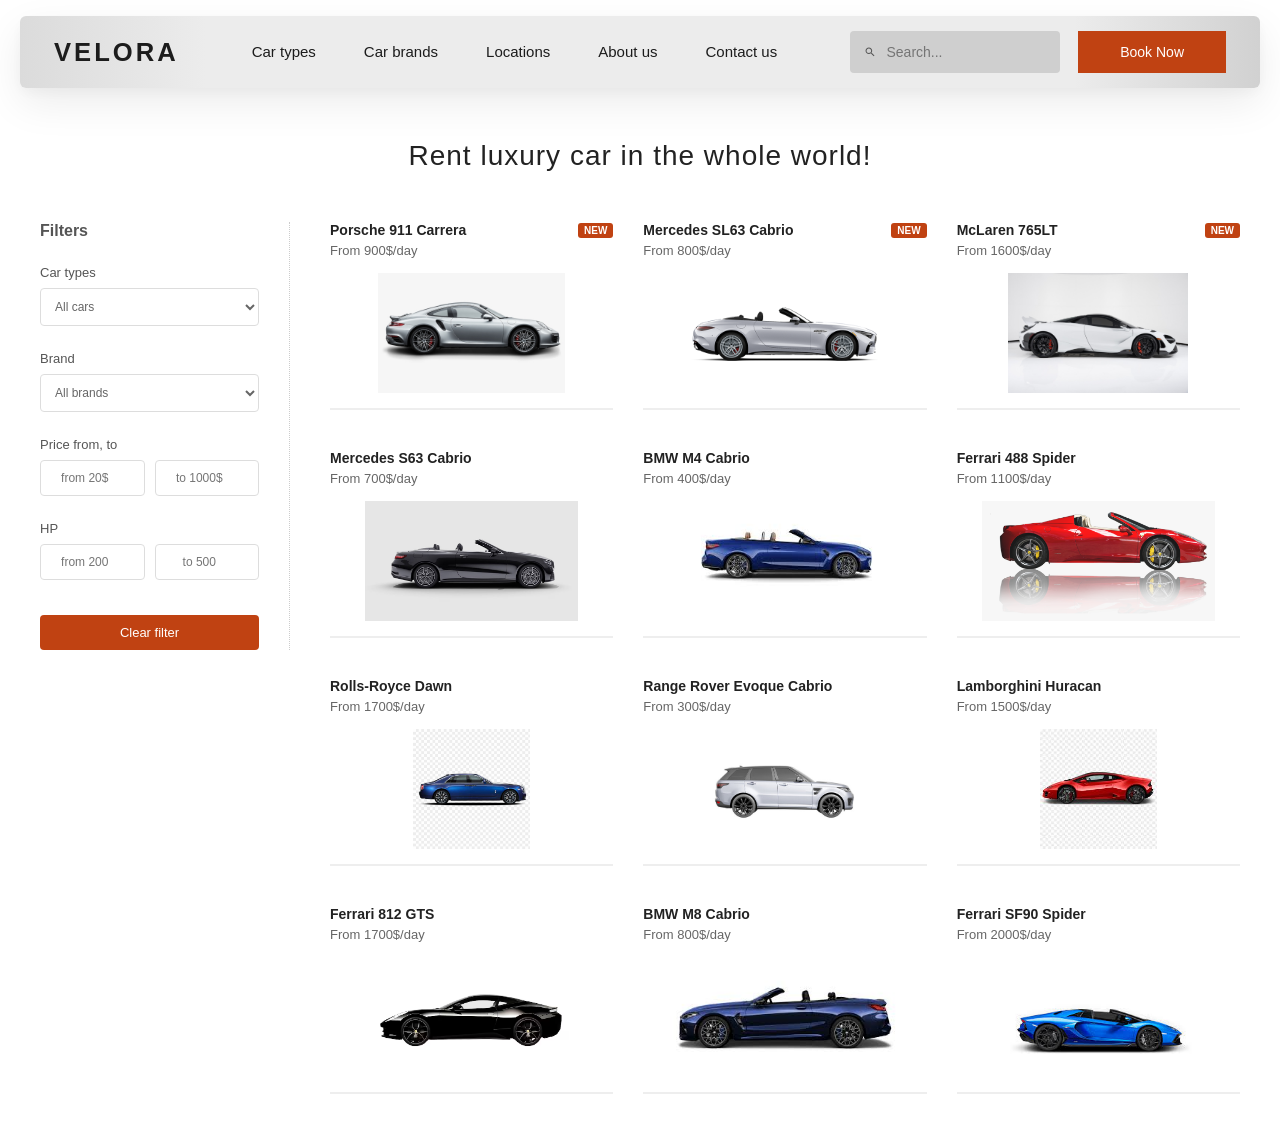
<file: AllCars/allcars.html>
<!DOCTYPE html>
<html lang="en">
<head>
    <meta charset="UTF-8">
    <meta name="viewport" content="width=device-width, initial-scale=1.0">
    <title>All Cars</title>
    <link rel="stylesheet" href="allcars.css">
    <link rel="icon" type="image/png" sizes="32x32" href="../LOGO/favicon_io/favicon-32x32.png">
    <script src="allcars.js" defer></script>
</head>
<body>
    <nav class="sticky-nav">
        <a href="../index.html" class="sticky-logo">Velora</a>
        <ul class="sticky-links">
            <li><a href="#">Car types</a></li>
            <li><a href="#">Car brands</a></li>
            <li><a href="#">Locations</a></li>
            <li><a href="../About/about.html">About us</a></li>
            <li><a href="../Contact/contact.html">Contact us</a></li>
        </ul>
        
        <div class="sticky-actions">
            <div class="sticky-search">
                <svg class="sticky-search-icon" viewBox="0 0 24 24"><path d="M15.5 14h-.79l-.28-.27C15.41 12.59 16 11.11 16 9.5 16 5.91 13.09 3 9.5 3S3 5.91 3 9.5 5.91 16 9.5 16c1.61 0 3.09-.59 4.23-1.57l.27.28v.79l5 4.99L20.49 19l-4.99-5zm-6 0C7.01 14 5 11.99 5 9.5S7.01 5 9.5 5 14 7.01 14 9.5 11.99 14 9.5 14z"/></svg>
                <input type="text" placeholder="Search...">
            </div>
            <button class="sticky-btn">Book Now</button>
        </div>

        <!-- ДОДАДЕНО: Бургер мени -->
    <div class="hamburger" id="hamburger">
        <span></span>
        <span></span>
        <span></span>
    </div>
    </nav>

    <header>
        <h1>Rent luxury car in the whole world!</h1>
    </header>

    <main class="container">
        <aside class="sidebar">
            <h2>Filters</h2>
            
            <div class="filter-group">
                <label>Car types</label>
                <select class="select-wrapper" id="car-type">
                    <option value="all">All cars</option>
                    <option value="cabrio">Cabrio</option>
                    <option value="coupe">Coupe</option>
                </select>
            </div>

            <div class="filter-group">
                <label>Brand</label>
                <select class="select-wrapper" id="car-brand">
                    <option value="all">All brands</option>
                    <option value="porsche">Porsche</option>
                    <option value="mercedes">Mercedes</option>
                    <option value="bmw">BMW</option>
                    <option value="ferrari">Ferrari</option>
                </select>
            </div>

            <div class="filter-group">
                <label>Price from, to</label>
                <div class="input-group">
                    <input type="number" placeholder="from 20$" id="price-from">
                    <input type="number" placeholder="to 1000$" id="price-to">
                </div>
            </div>

            <div class="filter-group">
                <label>HP</label>
                <div class="input-group">
                    <input type="number" placeholder="from 200" id="hp-from">
                    <input type="number" placeholder="to 500" id="hp-to">
                </div>
            </div>

            <button class="clear-btn" onclick="clearFilters()">Clear filter</button>
        </aside>

        <section class="car-grid" id="car-grid">
            </section>
    </main>
</body>
</html>
</file>
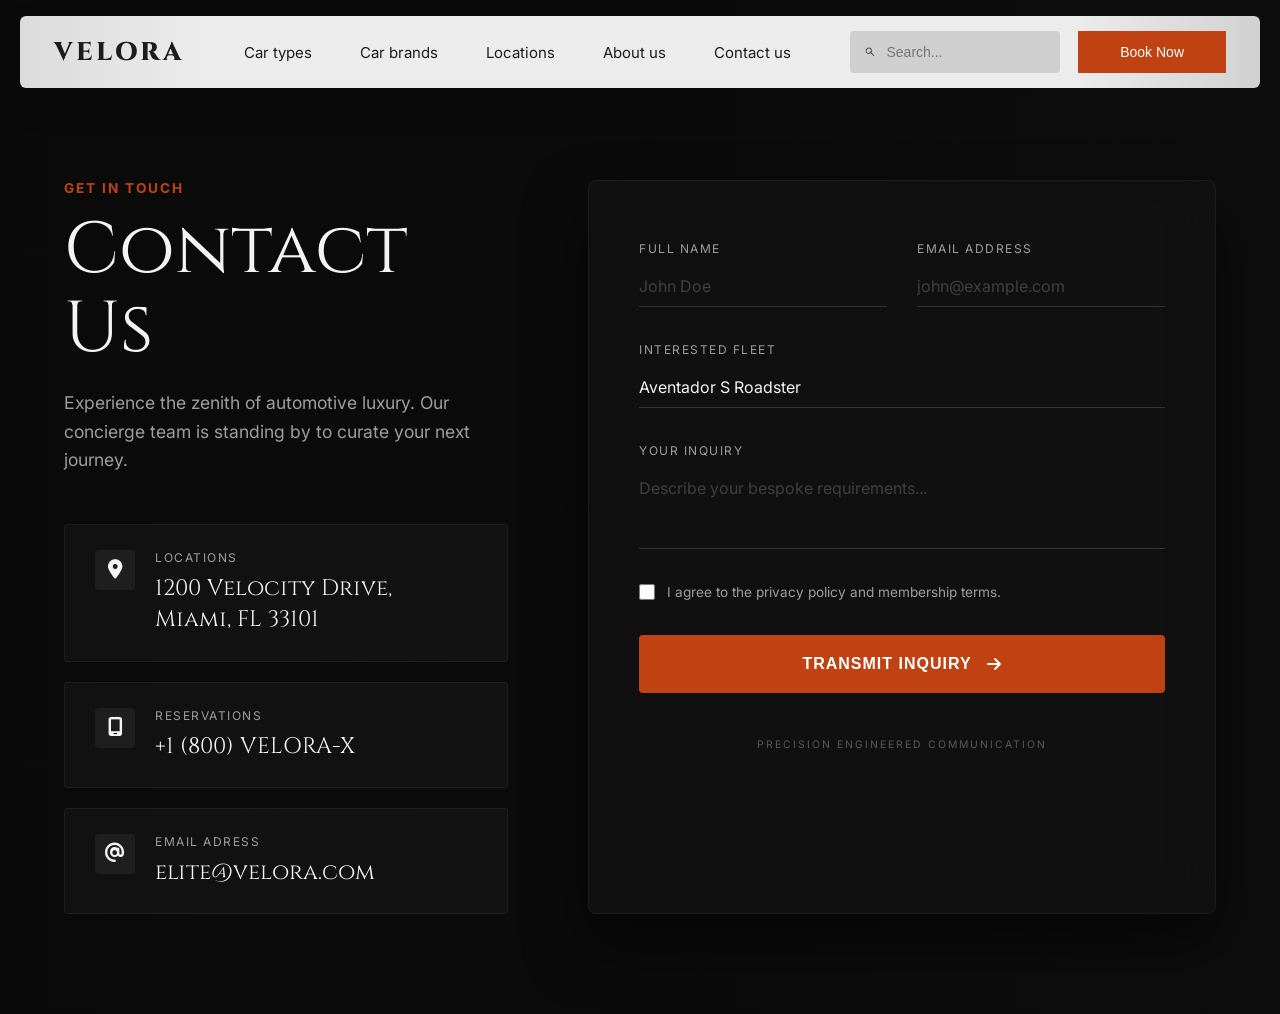
<file: Contact/contact.html>
<!DOCTYPE html>
<html lang="en">
<head>
    <meta charset="UTF-8">
    <meta name="viewport" content="width=device-width, initial-scale=1.0">
    <title>Velora - Contact Us</title>
    <link href="https://fonts.googleapis.com/css2?family=Cinzel:wght@400;700;800&family=Inter:wght@300;400;500;600&display=swap" rel="stylesheet">
    <link rel="stylesheet" href="https://cdnjs.cloudflare.com/ajax/libs/font-awesome/6.4.0/css/all.min.css">
    <link rel="icon" type="image/png" sizes="32x32" href="../LOGO/favicon_io/favicon-32x32.png">
    <link rel="stylesheet" href="contact.css">
    <script src="contact.js" defer></script>
</head>
<body>

   <nav class="sticky-nav">
        <a href="../index.html" class="sticky-logo">Velora</a>
        
        <ul class="sticky-links">
            <li><a href="#">Car types</a></li>
            <li><a href="#">Car brands</a></li>
            <li><a href="#">Locations</a></li>
            <li><a href="../About/about.html">About us</a></li>
            <li><a href="#">Contact us</a></li>
        </ul>
        
        <div class="sticky-actions">
            <div class="sticky-search">
                <svg class="sticky-search-icon" viewBox="0 0 24 24"><path d="M15.5 14h-.79l-.28-.27C15.41 12.59 16 11.11 16 9.5 16 5.91 13.09 3 9.5 3S3 5.91 3 9.5 5.91 16 9.5 16c1.61 0 3.09-.59 4.23-1.57l.27.28v.79l5 4.99L20.49 19l-4.99-5zm-6 0C7.01 14 5 11.99 5 9.5S7.01 5 9.5 5 14 7.01 14 9.5 14z"/></svg>
                <input type="text" placeholder="Search...">
            </div>
            <button class="sticky-btn">Book Now</button>
        </div>
        
        <!-- Бургер копче (Кое анимира во 'X' кога е отворено) -->
        <div class="burger-menu" id="burgerToggle">
            <div class="bar"></div>
            <div class="bar"></div>
            <div class="bar"></div>
        </div>
    </nav>

    <section class="contact-section">
        <div class="contact-overlay"></div>
        <div class="contact-container">
            
            <div class="contact-info animate-on-scroll fade-right">
                <span class="accent-subtitle">GET IN TOUCH</span>
                <h1 class="contact-title">Contact Us</h1>
                <p class="contact-description">
                    Experience the zenith of automotive luxury. Our concierge team is standing by to curate your next journey.
                </p>

                <div class="info-cards">
                    <div class="info-card animate-on-scroll fade-up delay-1">
                        <div class="card-icon"><i class="fa-solid fa-location-dot"></i></div>
                        <div class="card-text">
                            <span class="card-label">Locations</span>
                            <p>1200 Velocity Drive,<br>Miami, FL 33101</p>
                        </div>
                    </div>
                    
                    <div class="info-card animate-on-scroll fade-up delay-2">
                        <div class="card-icon"><i class="fa-solid fa-mobile-screen"></i></div>
                        <div class="card-text">
                            <span class="card-label">RESERVATIONS</span>
                            <p>+1 (800) VELORA-X</p>
                        </div>
                    </div>

                    <div class="info-card animate-on-scroll fade-up delay-3">
                        <div class="card-icon"><i class="fa-solid fa-at"></i></div>
                        <div class="card-text">
                            <span class="card-label">EMAIL ADRESS</span>
                            <p>elite@velora.com</p>
                        </div>
                    </div>
                </div>
            </div>

            <div class="contact-form-wrapper animate-on-scroll fade-left">
                <form class="contact-form">
                    <div class="form-row">
                        <div class="form-group">
                            <label>FULL NAME</label>
                            <input type="text" placeholder="John Doe">
                        </div>
                        <div class="form-group">
                            <label>EMAIL ADDRESS</label>
                            <input type="email" placeholder="john@example.com">
                        </div>
                    </div>

                    <div class="form-group">
                        <label>INTERESTED FLEET</label>
                        <select>
                            <option>Aventador S Roadster</option>
                            <option>Ferrari F8 Tributo</option>
                            <option>Rolls-Royce Cullinan</option>
                            <option>Porsche 911 GT3</option>
                        </select>
                    </div>

                    <div class="form-group">
                        <label>YOUR INQUIRY</label>
                        <textarea rows="3" placeholder="Describe your bespoke requirements..."></textarea>
                    </div>

                    <div class="form-checkbox">
                        <input type="checkbox" id="privacy-policy">
                        <label for="privacy-policy">I agree to the privacy policy and membership terms.</label>
                    </div>

                    <button type="submit" class="submit-btn">
                        TRANSMIT INQUIRY <i class="fa-solid fa-arrow-right"></i>
                    </button>

                    <p class="form-footer">PRECISION ENGINEERED COMMUNICATION</p>
                </form>
            </div>

        </div>
    </section>


</body>
</html>
</file>
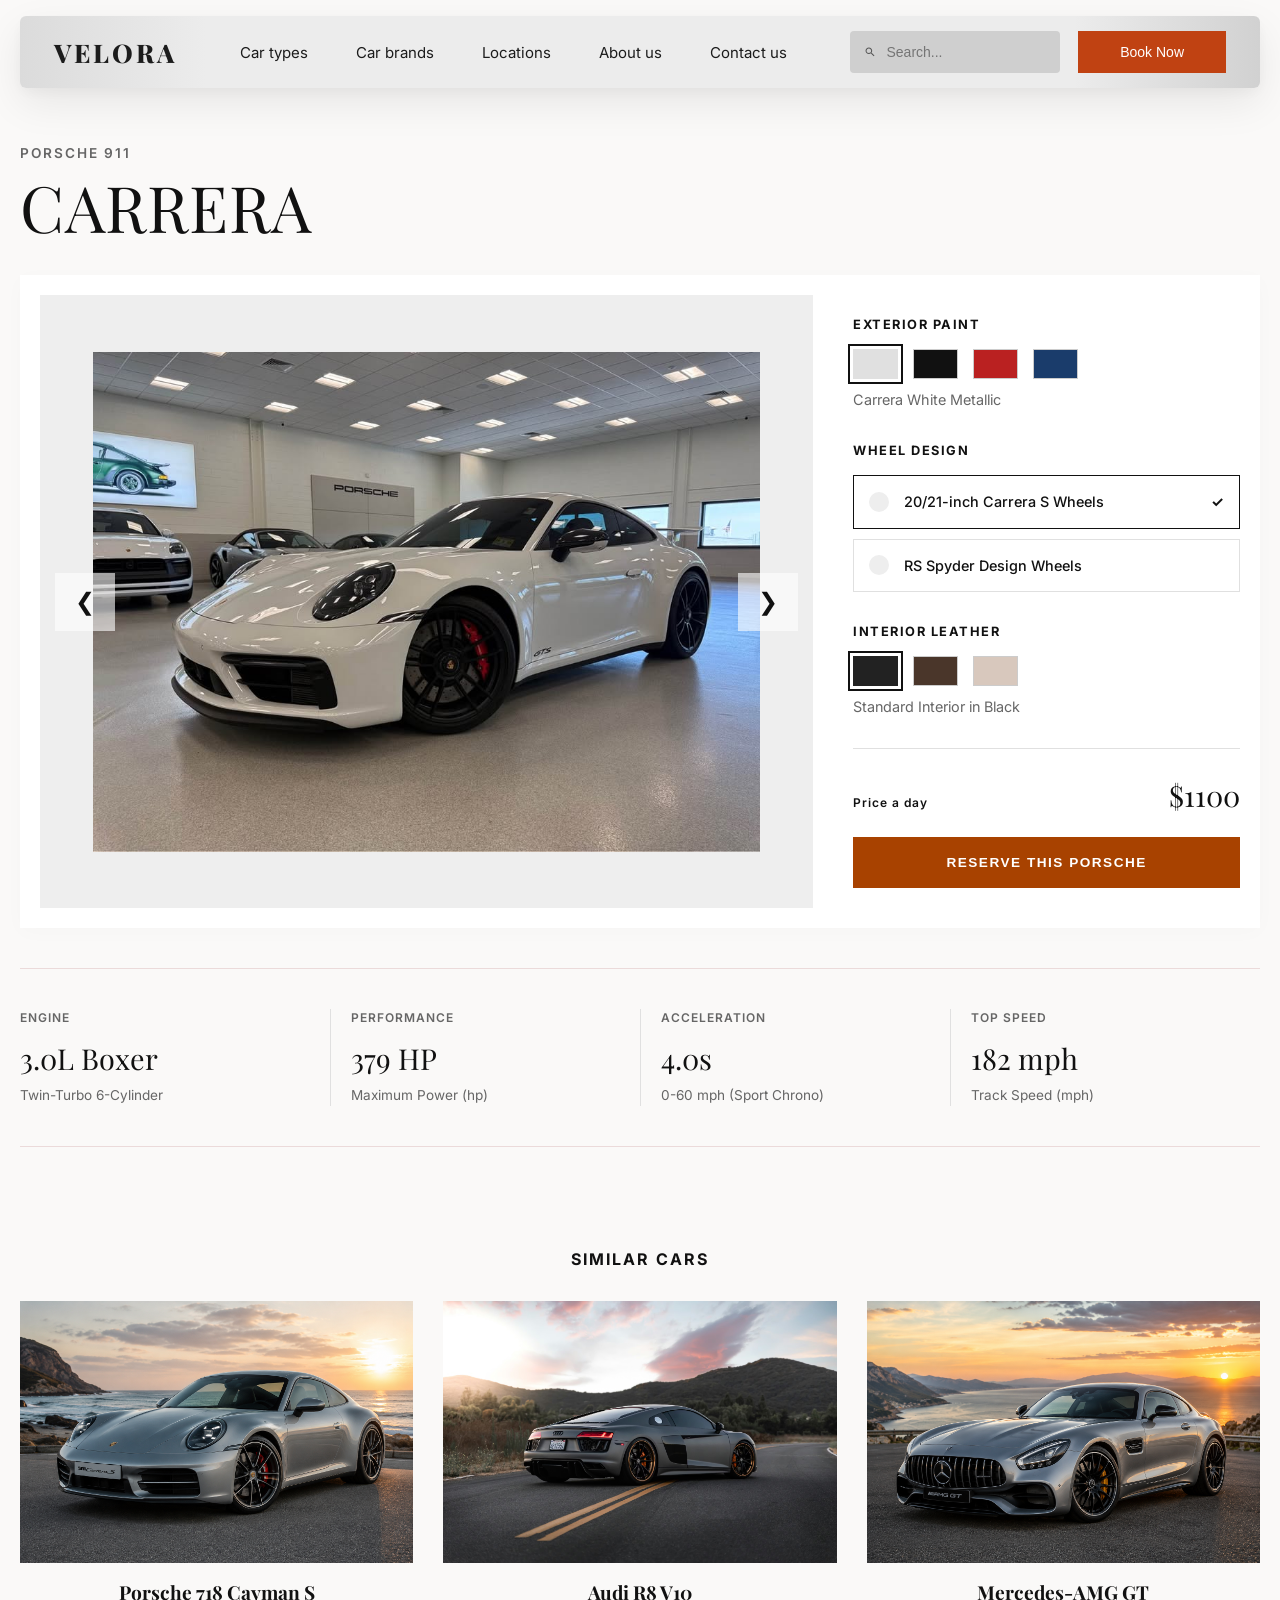
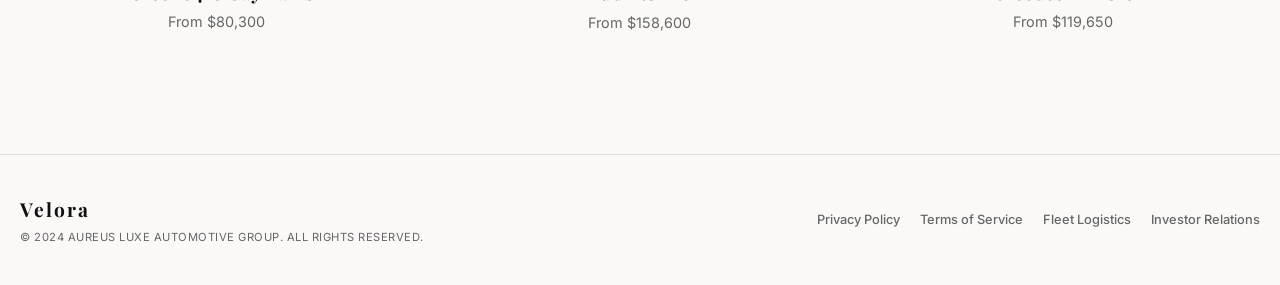
<file: Porsche911Carrera/porse911.html>
<!DOCTYPE html>
<html lang="en">
<head>
    <meta charset="UTF-8">
    <meta name="viewport" content="width=device-width, initial-scale=1.0">
    <title>Porsche 911 Carrera - Configurator</title>
    <link href="https://fonts.googleapis.com/css2?family=Playfair+Display:ital,wght@0,400;0,600;1,400&family=Inter:wght@300;400;500;600&display=swap" rel="stylesheet">
    <link rel="stylesheet" href="porse911.css">
    <link rel="icon" type="image/png" sizes="32x32" href="../LOGO/favicon_io/favicon-32x32.png">
    <script src="porse911.js" defer></script>
</head>
<body>

   <nav class="sticky-nav">
    <a href="../index.html" class="sticky-logo">Velora</a>
    <ul class="sticky-links">
        <li><a href="#">Car types</a></li>
        <li><a href="#">Car brands</a></li>
        <li><a href="#">Locations</a></li>
        <li><a href="../About/about.html">About us</a></li>
        <li><a href="../Contact/contact.html">Contact us</a></li>
    </ul>
    
    <div class="sticky-actions">
        <div class="sticky-search">
            <svg class="sticky-search-icon" viewBox="0 0 24 24"><path d="M15.5 14h-.79l-.28-.27C15.41 12.59 16 11.11 16 9.5 16 5.91 13.09 3 9.5 3S3 5.91 3 9.5 5.91 16 9.5 16c1.61 0 3.09-.59 4.23-1.57l.27.28v.79l5 4.99L20.49 19l-4.99-5zm-6 0C7.01 14 5 11.99 5 9.5S7.01 5 9.5 5 14 7.01 14 9.5 11.99 14 9.5 14z"/></svg>
            <input type="text" placeholder="Search...">
        </div>
        <button class="sticky-btn">Book Now</button>
    </div>
    
    <div class="hamburger" id="hamburger">
        <span></span>
        <span></span>
        <span></span>
    </div>
</nav>

    <main class="container">
        <header class="page-header">
            <span class="subtitle">PORSCHE 911</span>
            <h1 class="title">CARRERA</h1>
        </header>

        <section class="configurator">
            <div class="car-preview">
                <button class="arrow-btn prev-btn" id="prevBtn">&#10094;</button>
                <img src="Porsesliki/porseprva.jpg" alt="Porsche 911" id="mainCarImage">
                <button class="arrow-btn next-btn" id="nextBtn">&#10095;</button>
            </div>

            <div class="config-options">
                <div class="option-group">
                    <h3>EXTERIOR PAINT</h3>
                    <div class="color-swatches" id="exteriorColors">
                        <div class="swatch active" style="background-color: #e0e0e0;" data-color-name="Carrera White Metallic"></div>
                        <div class="swatch" style="background-color: #111111;" data-color-name="Black"></div>
                        <div class="swatch" style="background-color: #ba2121;" data-color-name="Guards Red"></div>
                        <div class="swatch" style="background-color: #1a3c6b;" data-color-name="Gentian Blue Metallic"></div>
                    </div>
                    <p class="selected-text" id="exteriorColorText">Carrera White Metallic</p>
                </div>

                <div class="option-group">
                    <h3>WHEEL DESIGN</h3>
                    <div class="wheel-options">
                        <div class="wheel-card active">
                            <div class="wheel-icon"></div>
                            <span>20/21-inch Carrera S Wheels</span>
                            <span class="check-icon">✓</span>
                        </div>
                        <div class="wheel-card">
                            <div class="wheel-icon"></div>
                            <span>RS Spyder Design Wheels</span>
                        </div>
                    </div>
                </div>

                <div class="option-group">
                    <h3>INTERIOR LEATHER</h3>
                    <div class="color-swatches" id="interiorColors">
                        <div class="swatch active" style="background-color: #222222;" data-color-name="Standard Interior in Black"></div>
                        <div class="swatch" style="background-color: #4a362a;" data-color-name="Truffle Brown Leather"></div>
                        <div class="swatch" style="background-color: #d8c8bd;" data-color-name="Mojave Beige Leather"></div>
                    </div>
                    <p class="selected-text" id="interiorColorText">Standard Interior in Black</p>
                </div>

                <div class="checkout-section">
                    <div class="price-row">
                        <span class="msrp">Price a day</span>
                        <span class="price">$1100</span>
                    </div>
                    <button class="reserve-btn">RESERVE THIS PORSCHE</button>
                </div>
            </div>
        </section>

        <section class="specifications">
            <div class="spec-item">
                <span class="spec-label">ENGINE</span>
                <span class="spec-value">3.0L Boxer</span>
                <span class="spec-desc">Twin-Turbo 6-Cylinder</span>
            </div>
            <div class="spec-item">
                <span class="spec-label">PERFORMANCE</span>
                <span class="spec-value">379 HP</span>
                <span class="spec-desc">Maximum Power (hp)</span>
            </div>
            <div class="spec-item">
                <span class="spec-label">ACCELERATION</span>
                <span class="spec-value">4.0s</span>
                <span class="spec-desc">0-60 mph (Sport Chrono)</span>
            </div>
            <div class="spec-item">
                <span class="spec-label">TOP SPEED</span>
                <span class="spec-value">182 mph</span>
                <span class="spec-desc">Track Speed (mph)</span>
            </div>
        </section>

        <section class="similar-cars">
            <h2 class="section-title">SIMILAR CARS</h2>
            <div class="cars-grid">
                <div class="car-card">
                    <img src="Porsesliki/ss.png">
                    <h4>Porsche 718 Cayman S</h4>
                    <p>From $80,300</p>
                </div>
                <div class="car-card">
                    <img src="Porsesliki/r8.avif" alt="Audi R8">
                    <h4>Audi R8 V10</h4>
                    <p>From $158,600</p>
                </div>
                <div class="car-card">
                    <img src="Porsesliki/merc.png" alt="AMG GT">
                    <h4>Mercedes-AMG GT</h4>
                    <p>From $119,650</p>
                </div>
            </div>
        </section>

    </main>

    <footer class="site-footer">
        <div class="footer-container">
            <div class="footer-brand">
                <h2>Velora</h2>
                <p>&copy; 2024 AUREUS LUXE AUTOMOTIVE GROUP. ALL RIGHTS RESERVED.</p>
            </div>
            <div class="footer-links">
                <a href="#">Privacy Policy</a>
                <a href="#">Terms of Service</a>
                <a href="#">Fleet Logistics</a>
                <a href="#">Investor Relations</a>
            </div>
        </div>
    </footer>

</body>
</html>
</file>
<file: AllCars/allcars.css>
* {
    margin: 0;
    padding: 0;
    box-sizing: border-box;
    font-family: 'Segoe UI', Tahoma, Geneva, Verdana, sans-serif;
}

body {
    background-color: #ffffff;
    color: #333;
    padding: 40px;
}

/* Наслов */
header {
    text-align: center;
    margin-bottom: 50px;
}

.sticky-nav {
    position: fixed;
    top: 16px;
    left: 50%;
    transform: translateX(-50%);
    width: calc(100% - 40px);
    max-width: 1370px;
    height: 72px;
    padding: 0 34px;
    display: flex;
    align-items: center;
    justify-content: space-between;
    background: linear-gradient(90deg, #dbdbdb 0%, #ececec 15%, #ececec 85%, #d1d1d1 100%);
    border-radius: 6px;
    z-index: 999999;
    opacity: 1;
    box-shadow: 0 15px 40px rgba(0,0,0,0.08), 0 5px 15px rgba(0,0,0,0.04);
    backdrop-filter: blur(10px);
}

.sticky-nav.active {
    top: 16px;
    opacity: 1;
}

.sticky-links {
    display: flex;
    align-items: center;
    gap: 48px;
    list-style: none;
}

.sticky-links a {
    text-decoration: none;
    color: #1c1c1c;
    font-size: 15px;
    position: relative;
    transition: color 0.3s ease;
}

.sticky-links a:hover {
    color: #c04212;
}

.sticky-links a::after {
    content: "";
    position: absolute;
    left: 0;
    bottom: -8px;
    width: 100%;
    height: 2px;
    background: #c04212;
    transform: scaleX(0);
    transform-origin: right;
    transition: transform 0.35s ease;
}

.sticky-links a:hover::after {
    transform: scaleX(1);
    transform-origin: left;
}

.sticky-actions {
    display: flex;
    align-items: center;
    gap: 18px;
}

.sticky-search {
    width: 210px;
    height: 42px;
    background: #cfcfcf;
    display: flex;
    align-items: center;
    padding: 0 14px;
    border-radius: 4px;
}

.sticky-search-icon {
    width: 14px;
    height: 14px;
    fill: #555;
    margin-right: 10px;
}

.sticky-search input {
    width: 100%;
    border: none;
    outline: none;
    background: transparent;
    color: #222;
    font-size: 14px;
}

.sticky-btn {
    height: 42px;
    padding: 0 42px;
    border: none;
    background: #c04212;
    color: #fff;
    font-size: 14px;
    cursor: pointer;
    transition: background 0.3s ease, transform 0.25s ease, box-shadow 0.3s ease;
}

.sticky-btn:hover {
    background: #a8370d;
    transform: translateY(-2px);
    box-shadow: 0 10px 25px rgba(192,66,18,0.25);
}
.nav-logo, .sticky-logo {
    font-size: 1.6rem;
    font-weight: 800;
    text-transform: uppercase;
    text-decoration: none;
    letter-spacing: 3px;
    font-family: var(--font-serif); 
    transition: color 0.3s ease;
}
.nav-logo {
    color: var(--text-light); 
}

.nav-logo:hover {
    color: var(--primary-color);
}

.sticky-logo {
    color: #1c1c1c; 
}

.sticky-logo:hover {
    color: var(--primary-color);
}
.sticky-links a {
    text-decoration: none;
    color: #1c1c1c;
    font-size: 15px;
    position: relative;
    transition: color 0.3s ease, transform 0.3s ease;
}

.sticky-links a:hover {
    color: #c04212;
    transform: translateY(-2px);
}

h1 {
    font-weight: 400;
    font-size: 28px;
    color: #222;
    letter-spacing: 1px;
    margin-top: 100px;
}

/* Главен контејнер */
.container {
    display: flex;
    max-width: 1400px;
    margin: 0 auto;
    gap: 40px;
}

/* Странично мени (Филтри) */
.sidebar {
    width: 250px;
    flex-shrink: 0;
    padding-right: 30px;
    border-right: 1px dotted #ccc;
    position: sticky;
    top: 20px;
    height: fit-content;
}

.sidebar h2 {
    font-size: 16px;
    font-weight: 600;
    margin-bottom: 25px;
    color: #555;
}

.filter-group {
    margin-bottom: 25px;
}

.filter-group label {
    display: block;
    font-size: 13px;
    margin-bottom: 8px;
    color: #555;
}

.select-wrapper, .input-group input {
    width: 100%;
    padding: 10px;
    border: 1px solid #ddd;
    border-radius: 4px;
    font-size: 12px;
    color: #666;
    outline: none;
    background-color: #fff;
}

.input-group {
    display: flex;
    gap: 10px;
}

.input-group input {
    width: 50%;
    text-align: center;
}

.clear-btn {
    background-color: #c04212;
    color: white;
    border: none;
    padding: 10px 20px;
    border-radius: 4px;
    cursor: pointer;
    font-size: 13px;
    font-weight: 500;
    transition: background-color 0.3s ease;
    width: 100%;
    margin-top: 10px;
}

.clear-btn:hover {
    background-color: #a0350d;
}

/* Мрежа со автомобили */
.car-grid {
    display: grid;
    grid-template-columns: repeat(auto-fill, minmax(280px, 1fr));
    gap: 40px 30px;
    width: 100%;
}

/* Картичка за автомобил */
.car-card {
    display: flex;
    flex-direction: column;
    padding-bottom: 15px;
    border-bottom: 2px solid #eee;
    transition: border-bottom-color 0.3s ease, transform 0.3s ease;
    cursor: pointer;
    background: #fff;
}

.car-card:hover {
    border-bottom-color: #c04212;
    transform: translateY(-5px);
}

.car-header {
    display: flex;
    justify-content: space-between;
    align-items: center;
    margin-bottom: 5px;
}

.car-title {
    font-size: 14px;
    font-weight: 600;
    color: #222;
}

.badge-new {
    background-color: #c04212;
    color: white;
    font-size: 10px;
    padding: 2px 6px;
    border-radius: 3px;
    font-weight: bold;
}

.car-price {
    font-size: 13px;
    color: #666;
    margin-bottom: 15px;
}

.car-image {
    width: 100%;
    height: 120px;
    object-fit: contain;
    margin-top: auto;
}

/* =========================================
   МОБИЛНА И ТАБЛЕТ ВЕРЗИЈА
   ========================================= */

/* Криење на бургер менито на десктоп */
.hamburger {
    display: none;
    cursor: pointer;
    flex-direction: column;
    gap: 6px;
    z-index: 1000000;
}

.hamburger span {
    width: 28px;
    height: 2px;
    background-color: #1c1c1c;
    transition: all 0.4s cubic-bezier(0.77, 0, 0.175, 1);
    display: block;
    border-radius: 2px;
}

/* ПОПРАВКА: Филтрите (да не идат врз сликите при скролање) */
@media (max-width: 900px) {
    .container {
        flex-direction: column;
    }
    .sidebar {
        position: relative; /* Го решава проблемот со преклопувањето */
        width: 100%;
        border-right: none;
        border-bottom: 1px dotted #ccc;
        padding-right: 0;
        padding-bottom: 30px;
        margin-bottom: 30px;
    }
    .input-group input {
        width: 100%;
    }
}

/* ГЛАВНА МОБИЛНА ЛОГИКА ЗА МЕНИТО */
@media (max-width: 1024px) {
    .hamburger {
        display: flex;
    }

    .sticky-nav {
        justify-content: space-between;
        padding: 0 24px;
        width: calc(100% - 30px);
    }

    .sticky-links, .sticky-actions {
        position: fixed;
        right: -100%;
        opacity: 0;
        transition: right 0.6s cubic-bezier(0.77, 0, 0.175, 1), opacity 0.4s ease;
    }

    .sticky-links {
        top: 0;
        width: 100vw;
        height: 100vh;
        background: rgba(245, 245, 245, 0.98);
        backdrop-filter: blur(15px);
        flex-direction: column;
        justify-content: center;
        align-items: center;
        gap: 40px;
        z-index: 999990;
        margin: 0;
        padding: 0;
    }

    .sticky-links a {
        font-size: 24px;
        font-weight: 500;
        letter-spacing: 1px;
    }

    .sticky-actions {
        bottom: 15%;
        width: 100vw;
        flex-direction: column;
        justify-content: center;
        align-items: center;
        gap: 20px;
        z-index: 999991;
    }

    .sticky-search {
        width: 80%;
        max-width: 320px;
        background: #e0e0e0;
    }

    .sticky-btn {
        width: 80%;
        max-width: 320px;
    }

    /* Активација кога ќе се кликне бургерот */
    .sticky-nav.menu-open .sticky-links,
    .sticky-nav.menu-open .sticky-actions {
        right: 0;
        opacity: 1;
    }

    /* Криење на Book Now копчето кога е отворено менито */
    .sticky-nav.menu-open .sticky-btn {
        display: none;
    }

    /* Анимација на Хамбургер иконата во "X" */
    .sticky-nav.menu-open .hamburger span:nth-child(1) {
        transform: translateY(8px) rotate(45deg);
    }
    
    .sticky-nav.menu-open .hamburger span:nth-child(2) {
        opacity: 0;
    }
    
    .sticky-nav.menu-open .hamburger span:nth-child(3) {
        transform: translateY(-8px) rotate(-45deg);
    }

    body.no-scroll {
        overflow: hidden;
    }
}

@media (max-width: 1024px) {
    /* Целосно криење на search барот на мобилен и таблет */
    .sticky-search {
        display: none !important;
    }
}
</file>
<file: Contact/contact.css>
/* --- ОСНОВНИ СТИЛОВИ И ПРОМЕНЛИВИ --- */
:root {
    --primary-color: #c04212;
    --primary-hover: #a8370d;
    --text-light: #f4f4f4;
    --text-muted: #9e9e9e;
    --bg-dark: #0f0f11;
    --font-serif: 'Cinzel', serif;
    --font-sans: 'Inter', sans-serif;
}

* {
    margin: 0;
    padding: 0;
    box-sizing: border-box;
}

body {
    font-family: var(--font-sans);
    background-color: var(--bg-dark);
    color: var(--text-light);
    overflow-x: hidden;
}

/* =========================================
   ТВОЈОТ CSS ЗА МЕНИТО (ЦЕЛОСНО ЗАДРЖАН) 
   ========================================= */

.sticky-nav {
    position: fixed;
    top: 16px;
    left: 50%;
    transform: translateX(-50%);
    width: calc(100% - 40px);
    max-width: 1370px;
    height: 72px;
    padding: 0 34px;
    display: flex;
    align-items: center;
    justify-content: space-between;
    background: linear-gradient(90deg, #dbdbdb 0%, #ececec 15%, #ececec 85%, #d1d1d1 100%);
    border-radius: 6px;
    z-index: 999999;
    opacity: 1;
    box-shadow: 0 15px 40px rgba(0,0,0,0.08), 0 5px 15px rgba(0,0,0,0.04);
    backdrop-filter: blur(10px);
    transition: top 0.3s ease, opacity 0.3s ease; /* Додадена транзиција за мазност */
}

.sticky-nav.active {
    top: 16px;
    opacity: 1;
}

.sticky-links {
    display: flex;
    align-items: center;
    gap: 48px;
    list-style: none;
}

.sticky-links a {
    text-decoration: none;
    color: #1c1c1c;
    font-size: 15px;
    position: relative;
    transition: color 0.3s ease, transform 0.3s ease;
}

.sticky-links a:hover {
    color: #c04212;
    transform: translateY(-2px);
}

.sticky-links a::after {
    content: "";
    position: absolute;
    left: 0;
    bottom: -8px;
    width: 100%;
    height: 2px;
    background: #c04212;
    transform: scaleX(0);
    transform-origin: right;
    transition: transform 0.35s ease;
}

.sticky-links a:hover::after {
    transform: scaleX(1);
    transform-origin: left;
}

.sticky-actions {
    display: flex;
    align-items: center;
    gap: 18px;
}

.sticky-search {
    width: 210px;
    height: 42px;
    background: #cfcfcf;
    display: flex;
    align-items: center;
    padding: 0 14px;
    border-radius: 4px;
}

.sticky-search-icon {
    width: 14px;
    height: 14px;
    fill: #555;
    margin-right: 10px;
}

.sticky-search input {
    width: 100%;
    border: none;
    outline: none;
    background: transparent;
    color: #222;
    font-size: 14px;
}

.sticky-btn {
    height: 42px;
    padding: 0 42px;
    border: none;
    background: #c04212;
    color: #fff;
    font-size: 14px;
    cursor: pointer;
    transition: background 0.3s ease, transform 0.25s ease, box-shadow 0.3s ease;
}

.sticky-btn:hover {
    background: #a8370d;
    transform: translateY(-2px);
    box-shadow: 0 10px 25px rgba(192,66,18,0.25);
}

.nav-logo, .sticky-logo {
    font-size: 1.6rem;
    font-weight: 800;
    text-transform: uppercase;
    text-decoration: none;
    letter-spacing: 3px;
    font-family: var(--font-serif); 
    transition: color 0.3s ease;
}

.nav-logo {
    color: var(--text-light); 
}

.nav-logo:hover {
    color: var(--primary-color);
}

.sticky-logo {
    color: #1c1c1c; 
}

.sticky-logo:hover {
    color: var(--primary-color);
}


/* =========================================
   НОВИ СТИЛОВИ ЗА КОНТАКТ СЕКЦИЈАТА
   ========================================= */

.contact-section {
    position: relative;
    min-height: 100vh;
    padding: 180px 5% 100px; /* Голем горен padding за да не се преклопува со sticky nav */
    display: flex;
    align-items: center;
    justify-content: center;
    /* Позадинска слика со темен автомобил (можеш да ја смениш со твоја) */
    background: url('https://images.unsplash.com/photo-1603584173870-7f23fdae1b7a?q=80&w=2069&auto=format&fit=crop') center/cover no-repeat fixed;
}

.contact-overlay {
    position: absolute;
    top: 0; left: 0; width: 100%; height: 100%;
    background: linear-gradient(to right, rgba(10,10,10,0.95) 0%, rgba(10,10,10,0.8) 50%, rgba(10,10,10,0.4) 100%);
    z-index: 1;
}

.contact-container {
    position: relative;
    z-index: 2;
    display: grid;
    grid-template-columns: 1fr 1fr;
    gap: 80px;
    max-width: 1370px;
    width: 100%;
}

/* Лева Страна */
.contact-info {
    display: flex;
    flex-direction: column;
    justify-content: center;
}

.accent-subtitle {
    color: var(--primary-color);
    font-size: 0.85rem;
    font-weight: 700;
    letter-spacing: 2px;
    margin-bottom: 15px;
    text-transform: uppercase;
}

.contact-title {
    font-family: var(--font-serif);
    font-size: 4.5rem;
    font-weight: 400;
    line-height: 1.1;
    margin-bottom: 20px;
    color: var(--text-light);
}

.contact-description {
    color: var(--text-muted);
    font-size: 1.1rem;
    line-height: 1.6;
    max-width: 450px;
    margin-bottom: 50px;
}

.info-cards {
    display: flex;
    flex-direction: column;
    gap: 20px;
}

.info-card {
    display: flex;
    align-items: flex-start;
    gap: 20px;
    background: rgba(255, 255, 255, 0.03);
    border: 1px solid rgba(255, 255, 255, 0.05);
    padding: 25px 30px;
    border-radius: 4px;
    backdrop-filter: blur(10px);
    transition: transform 0.3s ease, background 0.3s ease;
}

.info-card:hover {
    transform: translateX(10px);
    background: rgba(255, 255, 255, 0.06);
    border-color: rgba(255, 255, 255, 0.1);
}

.card-icon {
    width: 40px;
    height: 40px;
    background: rgba(255, 255, 255, 0.05);
    border-radius: 4px;
    display: flex;
    align-items: center;
    justify-content: center;
    color: var(--text-light);
    font-size: 1.2rem;
}

.card-text {
    display: flex;
    flex-direction: column;
}

.card-label {
    font-size: 0.75rem;
    color: var(--text-muted);
    letter-spacing: 1.5px;
    margin-bottom: 8px;
    text-transform: uppercase;
}

.card-text p {
    font-family: var(--font-serif);
    font-size: 1.4rem;
    color: var(--text-light);
    line-height: 1.4;
}

/* Десна Страна - Форма */
.contact-form-wrapper {
    background: rgba(20, 20, 20, 0.6);
    backdrop-filter: blur(20px);
    border: 1px solid rgba(255, 255, 255, 0.05);
    padding: 60px 50px;
    border-radius: 8px;
    box-shadow: 0 30px 60px rgba(0,0,0,0.5);
}

.contact-form {
    display: flex;
    flex-direction: column;
    gap: 35px;
}

.form-row {
    display: grid;
    grid-template-columns: 1fr 1fr;
    gap: 30px;
}

.form-group {
    display: flex;
    flex-direction: column;
}

.form-group label {
    font-size: 0.75rem;
    color: var(--text-muted);
    letter-spacing: 1.5px;
    margin-bottom: 10px;
    text-transform: uppercase;
}

.form-group input, 
.form-group select, 
.form-group textarea {
    background: transparent;
    border: none;
    border-bottom: 1px solid rgba(255, 255, 255, 0.15);
    color: var(--text-light);
    font-size: 1rem;
    padding: 10px 0;
    font-family: var(--font-sans);
    transition: border-color 0.3s ease;
    outline: none;
}

.form-group input::placeholder,
.form-group textarea::placeholder {
    color: rgba(255, 255, 255, 0.2);
}

.form-group input:focus, 
.form-group select:focus, 
.form-group textarea:focus {
    border-bottom-color: var(--primary-color);
}

.form-group select {
    appearance: none;
    cursor: pointer;
}
.form-group select option {
    background: var(--bg-dark);
    color: var(--text-light);
}

.form-group textarea {
    resize: none;
}

.form-checkbox {
    display: flex;
    align-items: center;
    gap: 12px;
}

.form-checkbox input[type="checkbox"] {
    accent-color: var(--primary-color);
    width: 16px;
    height: 16px;
    cursor: pointer;
}

.form-checkbox label {
    font-size: 0.85rem;
    color: var(--text-muted);
    cursor: pointer;
}

.submit-btn {
    background: var(--primary-color);
    color: #fff;
    border: none;
    padding: 20px;
    font-size: 1rem;
    font-weight: 600;
    letter-spacing: 1px;
    text-transform: uppercase;
    cursor: pointer;
    border-radius: 4px;
    display: flex;
    justify-content: center;
    align-items: center;
    gap: 15px;
    transition: background 0.3s ease, transform 0.3s ease;
}

.submit-btn:hover {
    background: var(--primary-hover);
    transform: translateY(-3px);
}

.form-footer {
    text-align: center;
    font-size: 0.65rem;
    color: rgba(255, 255, 255, 0.3);
    letter-spacing: 2px;
    margin-top: 10px;
}

/* =========================================
   КЛАСИ ЗА АНИМАЦИИ
   ========================================= */
.animate-on-scroll {
    opacity: 0;
    will-change: opacity, transform;
}

.fade-up { transform: translateY(40px); transition: opacity 0.8s ease, transform 0.8s ease; }
.fade-right { transform: translateX(-40px); transition: opacity 0.8s ease, transform 0.8s ease; }
.fade-left { transform: translateX(40px); transition: opacity 0.8s ease, transform 0.8s ease; }

.delay-1 { transition-delay: 0.2s; }
.delay-2 { transition-delay: 0.4s; }
.delay-3 { transition-delay: 0.6s; }

.animate-on-scroll.is-visible {
    opacity: 1;
    transform: translate(0, 0);
}

/* Респонзивен дизајн за помали екрани */
@media (max-width: 1024px) {
    .contact-container {
        grid-template-columns: 1fr;
        gap: 50px;
    }
    .contact-title { font-size: 3.5rem; }
}
@media (max-width: 768px) {
    .sticky-nav { display: none; /* Или прилагоди за мобилен */ }
    .form-row { grid-template-columns: 1fr; gap: 20px;}
    .contact-form-wrapper { padding: 40px 20px; }
}

/* ========================================================== */
/* --- МОБИЛНО МЕНИ И РЕСПОНЗИВНОСТ (CONTACT US) ------------ */
/* ========================================================== */

/* Бургер икона стилови */
.burger-menu {
    display: none;
    flex-direction: column;
    justify-content: space-between;
    width: 30px;
    height: 21px;
    cursor: pointer;
    z-index: 10000;
}

.burger-menu .bar {
    width: 100%;
    height: 3px;
    background-color: #1c1c1c; /* Темна боја за светлата лента */
    border-radius: 2px;
    transition: all 0.4s cubic-bezier(0.16, 1, 0.3, 1);
}

/* КРИЕЊЕ НА СОДРЖИНАТА КОГА МЕНИТО Е ОТВОРЕНО */
body.menu-open .contact-container,
body.menu-open .contact-overlay {
    opacity: 0 !important;
    visibility: hidden !important;
    transition: opacity 0.3s ease, visibility 0.3s ease;
}

@media (max-width: 1024px) {
    .contact-container {
        grid-template-columns: 1fr;
        gap: 50px;
    }
    .contact-title { font-size: 3.5rem; }
}

/* МЕДИЈА КВЕРИ ЗА ТАБЛЕТИ И МОБИЛНИ */
@media (max-width: 992px) {
    
    .sticky-nav {
        position: fixed !important;
        top: 0;
        left: 0;
        width: 100%;
        max-width: 100%;
        padding: 1.2rem 2rem !important;
        background-color: rgba(11, 11, 11, 0.92) !important;
        backdrop-filter: blur(10px);
        -webkit-backdrop-filter: blur(10px);
        z-index: 998;
        display: flex;
        justify-content: space-between;
        align-items: center;
        opacity: 1 !important;
        transform: none !important;
        border-radius: 0;
        border-bottom: 1px solid rgba(255, 255, 255, 0.05);
    }
    
    .sticky-logo {
        color: #f4f4f4; /* На мобилен логото на темната лента треба да е светло */
    }

    .burger-menu .bar {
        background-color: #ffffff; /* Бели линии за бургерот на темна лента */
    }

    .sticky-actions {
        display: none;
    }

    .burger-menu {
        display: flex;
    }

    /* Мобилен панел за менито - идентична црна боја */
    .sticky-links {
        position: fixed;
        top: 0;
        right: -100%;
        width: 100%;
        height: 100vh;
        background-color: #0b0b0b !important;
        flex-direction: column;
        justify-content: center;
        align-items: center;
        gap: 2.5rem;
        z-index: 9999;
        transition: right 0.5s cubic-bezier(0.16, 1, 0.3, 1);
        padding: 0;
    }

    .sticky-links.active {
        right: 0;
    }

    .sticky-links li {
        margin: 0;
    }

    .sticky-links a {
        color: #f5f5f5 !important;
        font-size: 1.5rem;
        font-weight: 500;
        text-decoration: none;
        transition: color 0.3s ease;
    }
    
    .sticky-links a:hover {
        color: #c04212 !important;
    }

    /* Бургер анимација во 'X' */
    .burger-menu.active .bar:nth-child(1) {
        transform: translateY(9px) rotate(45deg);
        background-color: var(--primary-color);
    }

    .burger-menu.active .bar:nth-child(2) {
        opacity: 0;
    }

    .burger-menu.active .bar:nth-child(3) {
        transform: translateY(-9px) rotate(-45deg);
        background-color: var(--primary-color);
    }
}

@media (max-width: 768px) {
    .form-row { grid-template-columns: 1fr; gap: 20px;}
    .contact-form-wrapper { padding: 40px 20px; }
}
</file>
<file: Porsche911Carrera/porse911.css>
/* --- Глобални стилови и ресетирање --- */
:root {
    --primary-color: #111;
    --secondary-text: #666;
    --accent-color: #a84200; 
    --border-color: #e0e0e0;
    --bg-color: #faf9f8; 
    --font-serif: 'Playfair Display', serif;
    --font-sans: 'Inter', sans-serif;
}

* {
    margin: 0;
    padding: 0;
    box-sizing: border-box;
}

body {
    font-family: var(--font-sans);
    background-color: var(--bg-color);
    color: var(--primary-color);
    line-height: 1.5;
}

.container {
    max-width: 1400px;
    margin: 0 auto;
    padding: 40px 20px;
    margin-top: 100px; /* ДОДАДЕНО: Го спушта цел контејнер надолу за да не го покрива менито */
}

/* --- Заглавие --- */
.page-header {
    margin-bottom: 20px;
}

.subtitle {
    font-size: 0.85rem;
    font-weight: 600;
    letter-spacing: 2px;
    color: var(--secondary-text);
    text-transform: uppercase;
}

.title {
    font-family: var(--font-serif);
    font-size: 4rem;
    font-weight: 400;
    letter-spacing: 1px;
    margin-top: -5px;
}

/* --- Конфигуратор (Grid) --- */
.configurator {
    display: grid;
    grid-template-columns: 2fr 1fr;
    gap: 40px;
    background: #fff;
    padding: 20px;
    box-shadow: 0 4px 20px rgba(0,0,0,0.02);
}

/* Секција за сликата со позиционирани стрелки */
.car-preview {
    position: relative;
    display: flex;
    align-items: center;
    justify-content: center;
    background: #eeeeee;
}

.car-preview img {
    width: 100%;
    height: auto;
    max-height: 500px;
    object-fit: contain;
    display: block;
}

/* Стилизирање на стрелките */
.arrow-btn {
    position: absolute;
    top: 50%;
    transform: translateY(-50%);
    background: rgba(255, 255, 255, 0.6);
    border: none;
    font-size: 1.5rem;
    padding: 15px 20px;
    cursor: pointer;
    transition: background 0.2s, color 0.2s;
    z-index: 5;
    color: var(--primary-color);
}

.arrow-btn:hover {
    background: rgba(0, 0, 0, 0.8);
    color: #fff;
}

.prev-btn {
    left: 15px;
}

.next-btn {
    right: 15px;
}

.config-options {
    padding: 20px 0;
    display: flex;
    flex-direction: column;
    gap: 30px;
}

/* --- Опции: Бои и Тркала --- */
.option-group h3 {
    font-size: 0.8rem;
    letter-spacing: 1.5px;
    color: var(--primary-color);
    margin-bottom: 15px;
    text-transform: uppercase;
}

.color-swatches {
    display: flex;
    gap: 15px;
    margin-bottom: 10px;
}

.swatch {
    width: 45px;
    height: 30px;
    cursor: pointer;
    border: 1px solid #ccc;
    transition: transform 0.2s, outline 0.2s;
}

.swatch.active {
    outline: 2px solid var(--primary-color);
    outline-offset: 3px;
    border-color: transparent;
}

.selected-text {
    font-size: 0.9rem;
    color: var(--secondary-text);
}

.wheel-options {
    display: flex;
    flex-direction: column;
    gap: 10px;
}

.wheel-card {
    display: flex;
    align-items: center;
    padding: 15px;
    border: 1px solid var(--border-color);
    cursor: pointer;
    transition: border 0.2s;
    font-size: 0.9rem;
    font-weight: 500;
}

.wheel-card.active {
    border-color: var(--primary-color);
}

.wheel-icon {
    width: 20px;
    height: 20px;
    background-color: #eee; 
    border-radius: 50%;
    margin-right: 15px;
}

.check-icon {
    margin-left: auto;
    font-weight: bold;
}

.wheel-card:not(.active) .check-icon {
    display: none;
}

/* --- Цена и Копче --- */
.checkout-section {
    margin-top: auto;
    border-top: 1px solid var(--border-color);
    padding-top: 25px;
}

.price-row {
    display: flex;
    justify-content: space-between;
    align-items: baseline;
    margin-bottom: 20px;
}

.msrp {
    font-size: 0.75rem;
    letter-spacing: 1px;
    font-weight: 600;
}

.price {
    font-family: var(--font-serif);
    font-size: 1.8rem;
}

.reserve-btn {
    width: 100%;
    padding: 18px;
    background-color: var(--accent-color);
    color: #fff;
    border: none;
    font-size: 0.85rem;
    font-weight: 600;
    letter-spacing: 1.5px;
    cursor: pointer;
    transition: background-color 0.3s;
}

.reserve-btn:hover {
    background-color: #8c3600;
}

/* --- Спецификации --- */
.specifications {
    display: grid;
    grid-template-columns: repeat(4, 1fr);
    border-top: 1px solid #ebdada;
    border-bottom: 1px solid #ebdada;
    padding: 40px 0;
    margin-top: 40px;
}

.spec-item {
    display: flex;
    flex-direction: column;
    padding: 0 20px;
    border-left: 1px solid var(--border-color);
}

.spec-item:first-child {
    border-left: none;
    padding-left: 0;
}

.spec-label {
    font-size: 0.75rem;
    letter-spacing: 1px;
    font-weight: 600;
    margin-bottom: 10px;
    color: var(--secondary-text);
}

.spec-value {
    font-family: var(--font-serif);
    font-size: 1.8rem;
    margin-bottom: 5px;
}

.spec-desc {
    font-size: 0.85rem;
    color: var(--secondary-text);
}

/* --- Слични Автомобили (ЦЕНТРИРАНИ ЕЛЕМЕНТИ) --- */
.similar-cars {
    margin-top: 60px;
    padding: 40px 0;
}

.section-title {
    font-size: 1rem;
    letter-spacing: 2px;
    margin-bottom: 30px;
    text-align: center;
}

.cars-grid {
    display: grid;
    grid-template-columns: repeat(3, 1fr);
    gap: 30px;
    justify-content: center; /* Центрирање на колоните */
}

.car-card {
    cursor: pointer;
    overflow: hidden;
    text-align: center; /* Текстот оди во средина */
    display: flex;
    flex-direction: column;
    align-items: center; /* Сликите и насловите одат во средина */
}

.car-card img {
    width: 100%;
    display: block;
    margin-bottom: 15px;
    transition: transform 0.3s ease;
}

.car-card:hover img {
    transform: scale(1.03);
}

.car-card h4 {
    font-family: var(--font-serif);
    font-size: 1.2rem;
    margin-bottom: 5px;
}

.car-card p {
    font-size: 0.9rem;
    color: var(--secondary-text);
}

/* --- Футер --- */
.site-footer {
    background-color: var(--bg-color);
    padding: 40px 20px;
    border-top: 1px solid #ebdada;
    margin-top: 40px;
}

.footer-container {
    max-width: 1400px;
    margin: 0 auto;
    display: flex;
    justify-content: space-between;
    align-items: center;
    flex-wrap: wrap;
    gap: 20px;
}

.footer-brand h2 {
    font-family: var(--font-serif);
    font-size: 1.2rem;
    letter-spacing: 2px;
    margin-bottom: 5px;
}

.footer-brand p {
    font-size: 0.7rem;
    color: var(--secondary-text);
    letter-spacing: 0.5px;
}

.footer-links {
    display: flex;
    gap: 20px;
}

.footer-links a {
    text-decoration: none;
    color: var(--secondary-text);
    font-size: 0.8rem;
    font-weight: 500;
    transition: color 0.2s;
}

.footer-links a:hover {
    color: var(--primary-color);
}

/* --- Респонзивност --- */
@media (max-width: 992px) {
    .configurator {
        grid-template-columns: 1fr;
    }
    .specifications {
        grid-template-columns: repeat(2, 1fr);
        row-gap: 30px;
    }
    .spec-item:nth-child(3) {
        border-left: none;
    }
}

@media (max-width: 768px) {
    .cars-grid {
        grid-template-columns: 1fr;
    }
    .specifications {
        grid-template-columns: 1fr;
    }
    .spec-item {
        border-left: none !important;
        padding: 0 !important;
    }
    .footer-container {
        flex-direction: column;
        text-align: center;
    }
    .footer-links {
        justify-content: center;
        flex-wrap: wrap;
    }
}

/* --- Мени --- */
.sticky-nav {
    position: fixed;
    top: 16px;
    left: 50%;
    transform: translateX(-50%);
    width: calc(100% - 40px);
    max-width: 1370px;
    height: 72px;
    padding: 0 34px;
    display: flex;
    align-items: center;
    justify-content: space-between;
    background: linear-gradient(90deg, #dbdbdb 0%, #ececec 15%, #ececec 85%, #d1d1d1 100%);
    border-radius: 6px;
    z-index: 999999;
    opacity: 1;
    box-shadow: 0 15px 40px rgba(0,0,0,0.08), 0 5px 15px rgba(0,0,0,0.04);
    backdrop-filter: blur(10px);
    transition: top 0.3s ease, opacity 0.3s ease;
}

.sticky-nav.active {
    top: 16px;
    opacity: 1;
}

.sticky-links {
    display: flex;
    align-items: center;
    gap: 48px;
    list-style: none;
}

.sticky-links a {
    text-decoration: none;
    color: #1c1c1c;
    font-size: 15px;
    position: relative;
    transition: color 0.3s ease, transform 0.3s ease;
}

.sticky-links a:hover {
    color: #c04212;
    transform: translateY(-2px);
}

.sticky-links a::after {
    content: "";
    position: absolute;
    left: 0;
    bottom: -8px;
    width: 100%;
    height: 2px;
    background: #c04212;
    transform: scaleX(0);
    transform-origin: right;
    transition: transform 0.35s ease;
}

.sticky-links a:hover::after {
    transform: scaleX(1);
    transform-origin: left;
}

.sticky-actions {
    display: flex;
    align-items: center;
    gap: 18px;
}

.sticky-search {
    width: 210px;
    height: 42px;
    background: #cfcfcf;
    display: flex;
    align-items: center;
    padding: 0 14px;
    border-radius: 4px;
}

.sticky-search-icon {
    width: 14px;
    height: 14px;
    fill: #555;
    margin-right: 10px;
}

.sticky-search input {
    width: 100%;
    border: none;
    outline: none;
    background: transparent;
    color: #222;
    font-size: 14px;
}

.sticky-btn {
    height: 42px;
    padding: 0 42px;
    border: none;
    background: #c04212;
    color: #fff;
    font-size: 14px;
    cursor: pointer;
    transition: background 0.3s ease, transform 0.25s ease, box-shadow 0.3s ease;
}

.sticky-btn:hover {
    background: #a8370d;
    transform: translateY(-2px);
    box-shadow: 0 10px 25px rgba(192,66,18,0.25);
}

.nav-logo, .sticky-logo {
    font-size: 1.6rem;
    font-weight: 800;
    text-transform: uppercase;
    text-decoration: none;
    letter-spacing: 3px;
    font-family: var(--font-serif); 
    transition: color 0.3s ease;
}

.nav-logo {
    color: var(--text-light); 
}

.nav-logo:hover {
    color: var(--primary-color);
}

.sticky-logo {
    color: #1c1c1c; 
}

.sticky-logo:hover {
    color: var(--primary-color);
}

/* =========================================
   МОБИЛНА И ТАБЛЕТ ВЕРЗИЈА ЗА МЕНИТО
   ========================================= */

/* Криење на бургер менито на десктоп */
.hamburger {
    display: none;
    cursor: pointer;
    flex-direction: column;
    gap: 6px;
    z-index: 1000000;
}

.hamburger span {
    width: 28px;
    height: 2px;
    background-color: #1c1c1c;
    transition: all 0.4s cubic-bezier(0.77, 0, 0.175, 1);
    display: block;
    border-radius: 2px;
}

/* ГЛАВНА МОБИЛНА ЛОГИКА */
@media (max-width: 1024px) {
    .hamburger {
        display: flex;
    }

    .sticky-nav {
        justify-content: space-between;
        padding: 0 24px;
        width: calc(100% - 30px);
    }

    .sticky-links, .sticky-actions {
        position: fixed;
        right: -100%;
        opacity: 0;
        transition: right 0.6s cubic-bezier(0.77, 0, 0.175, 1), opacity 0.4s ease;
    }

    .sticky-links {
        top: 0;
        width: 100vw;
        height: 100vh;
        background: rgba(245, 245, 245, 0.98);
        backdrop-filter: blur(15px);
        flex-direction: column;
        justify-content: center;
        align-items: center;
        gap: 40px;
        z-index: 999990;
        margin: 0;
        padding: 0;
    }

    .sticky-links a {
        font-size: 24px;
        font-weight: 500;
        letter-spacing: 1px;
    }

    .sticky-actions {
        bottom: 15%;
        width: 100vw;
        flex-direction: column;
        justify-content: center;
        align-items: center;
        gap: 20px;
        z-index: 999991;
    }

    /* Целосно криење на search барот на мобилен и таблет */
    .sticky-search {
        display: none !important;
    }

    .sticky-btn {
        width: 80%;
        max-width: 320px;
    }

    /* Активација кога ќе се кликне бургерот */
    .sticky-nav.menu-open .sticky-links,
    .sticky-nav.menu-open .sticky-actions {
        right: 0;
        opacity: 1;
    }

    /* Криење на Book Now копчето кога е отворено менито */
    .sticky-nav.menu-open .sticky-btn {
        display: none;
    }

    /* Анимација на Хамбургер иконата во "X" */
    .sticky-nav.menu-open .hamburger span:nth-child(1) {
        transform: translateY(8px) rotate(45deg);
    }
    
    .sticky-nav.menu-open .hamburger span:nth-child(2) {
        opacity: 0;
    }
    
    .sticky-nav.menu-open .hamburger span:nth-child(3) {
        transform: translateY(-8px) rotate(-45deg);
    }

    body.no-scroll {
        overflow: hidden;
    }
}
</file>
